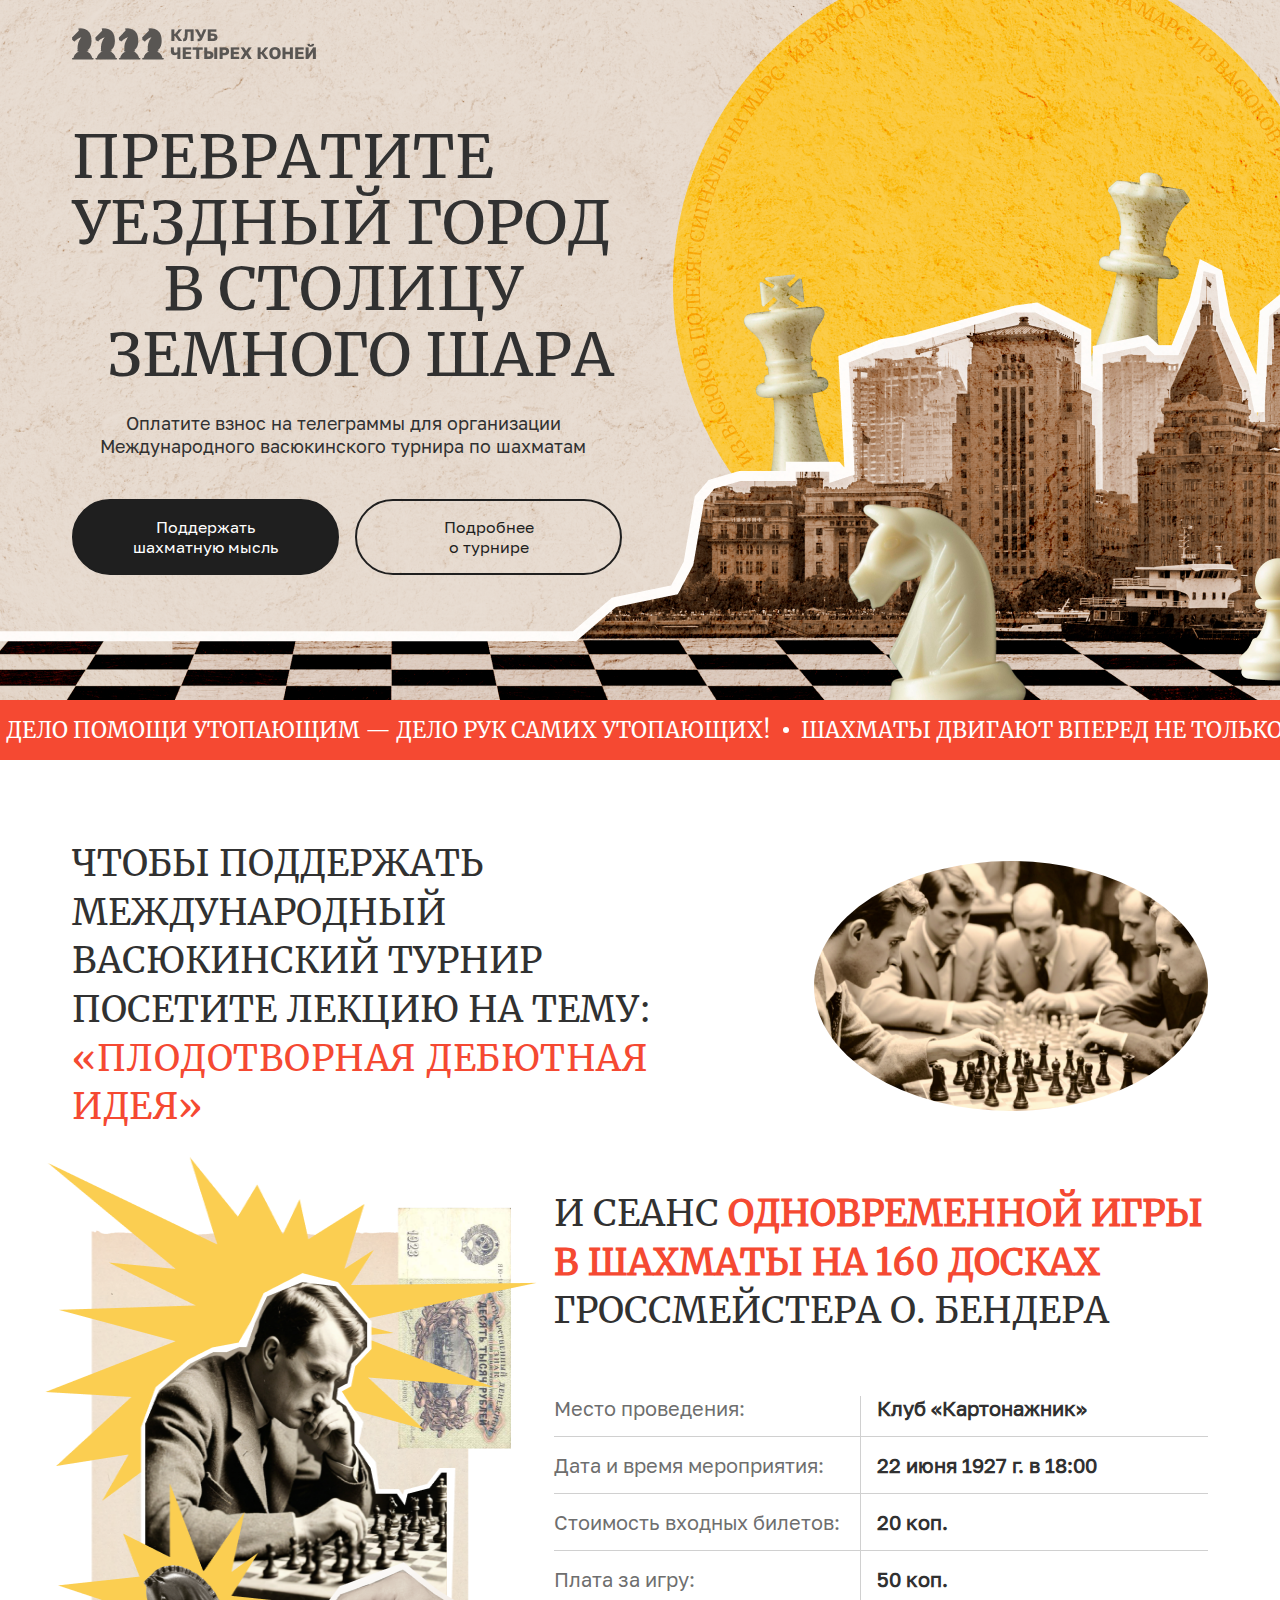
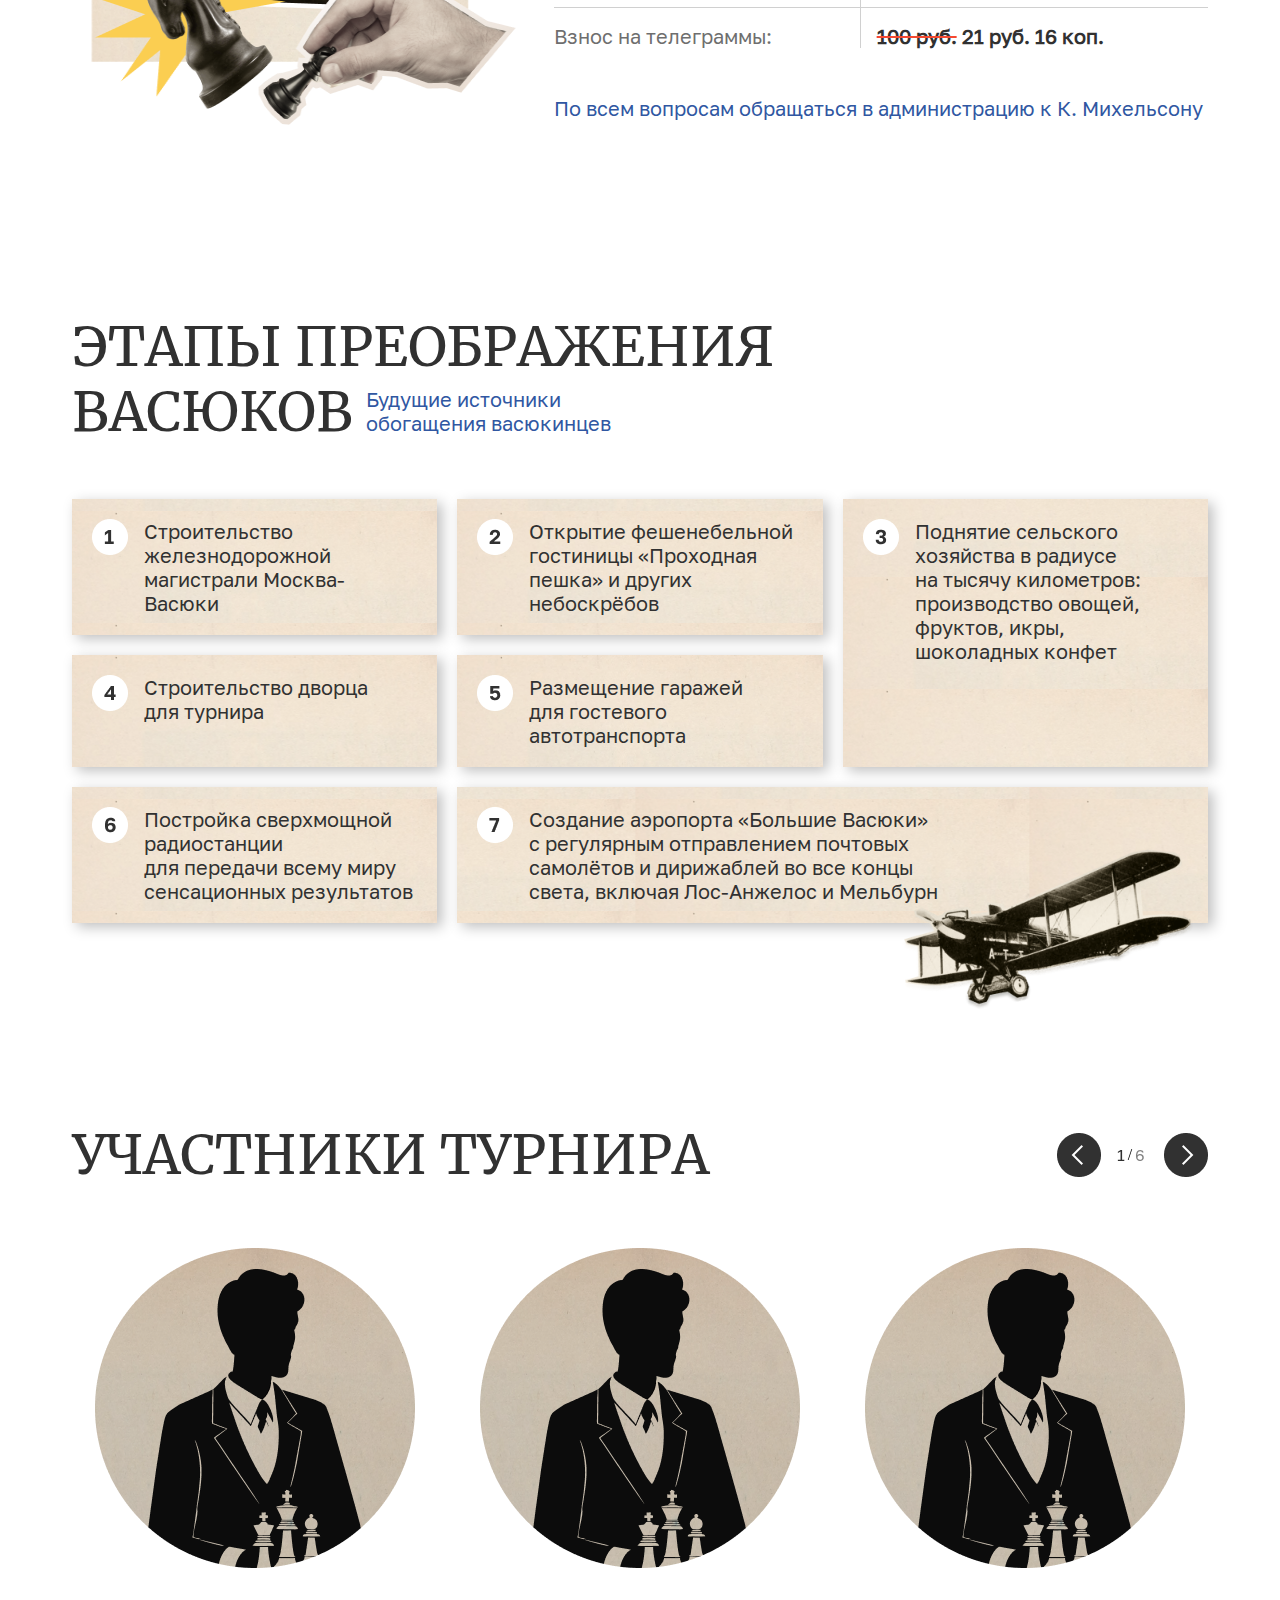
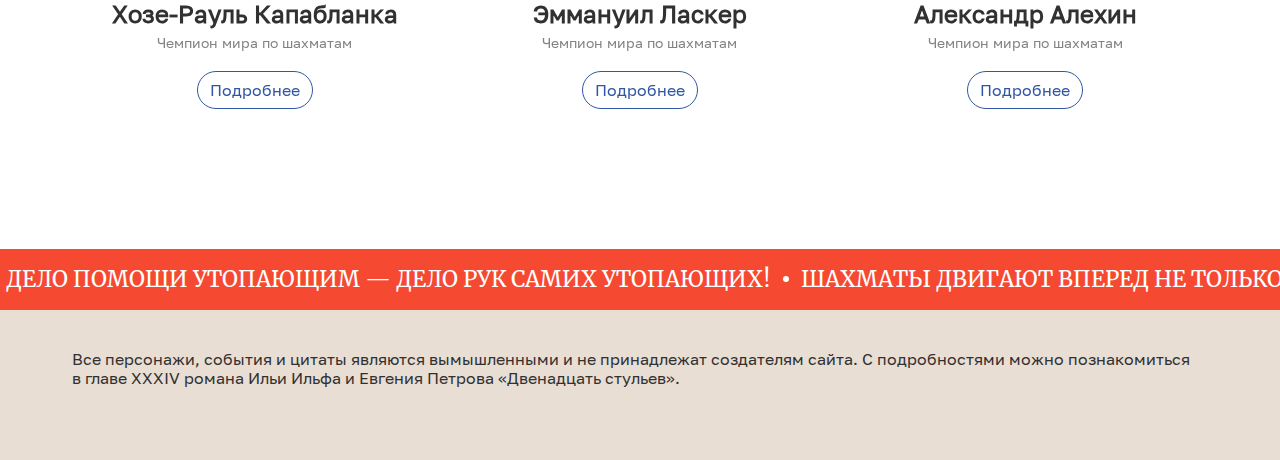
<file: index.html>
<!DOCTYPE html>
<html lang="ru">
<head>
	<meta charset="UTF-8">
	<meta name="viewport" content="width=device-width, initial-scale=1, minimum-scale=1" />
	<link
	  rel="stylesheet"
	  href="https://cdn.jsdelivr.net/npm/swiper@11/swiper-bundle.min.css"
	/>

	<script src="https://cdn.jsdelivr.net/npm/swiper@11/swiper-bundle.min.js"></script>

	<link rel="stylesheet" href="css/style.css">
	<link rel="stylesheet" href="css/media.css">
	<title>Document</title>
</head>
<body>

	<header>
		<div class="headerWrapper">
			<div class="headerContent container headBgImg">
				<a class="headerLogoLink" href="">
					<img src="img/logo.png" alt="">
				</a>

				<p class="headerTextBig">
					Превратите уездный&nbsp;город
					<span>в столицу</span>
					<span>земного шара</span>
				</p>
				<p class="headerTextSmall">
					Оплатите взнос на телеграммы для организации Международного васюкинского&nbsp;турнира&nbsp;по шахматам
				</p>

				<div class="HeaderButtonWrapper">
					<a class="buttonFirst" href="#debut"><span>Поддержать шахматную мысль</span></a>
					<a class="buttonSecond" href="#seans"><span>Подробнее о турнире</span></a>

				</div>
				
			</div>
			<div class="runLine">
				<div class="runLineContent">
					<div class="runLineItem">Дело помощи утопающим — дело рук самих утопающих!</div>
					<div class="runLineItem dot"><svg xmlns="http://www.w3.org/2000/svg" width="6" height="6" viewBox="0 0 6 6" fill="none">
					<circle cx="3" cy="3" r="3" fill="white"/>
					</svg></div>
					<div class="runLineItem">Шахматы двигают вперед не только культуру, но и экономику!</div>

					<div class="runLineItem dot">
						<svg xmlns="http://www.w3.org/2000/svg" width="6" height="6" viewBox="0 0 6 6" fill="none">
						<circle cx="3" cy="3" r="3" fill="white"/>
						</svg>
					</div>

					<div class="runLineItem">
						Лед тронулся, господа присяжные заседатели!</div>

					<div class="runLineItem dot">
						<svg xmlns="http://www.w3.org/2000/svg" width="6" height="6" viewBox="0 0 6 6" fill="none">
						<circle cx="3" cy="3" r="3" fill="white"/>
						</svg>
					</div>

				</div>
				<div class="runLineContent">
					<div class="runLineItem">Дело помощи утопающим — дело рук самих утопающих!</div>
					<div class="runLineItem dot"><svg xmlns="http://www.w3.org/2000/svg" width="6" height="6" viewBox="0 0 6 6" fill="none">
					<circle cx="3" cy="3" r="3" fill="white"/>
					</svg></div>
					<div class="runLineItem">Шахматы двигают вперед не только культуру, но и экономику!</div>
					
					<div class="runLineItem dot">
						<svg xmlns="http://www.w3.org/2000/svg" width="6" height="6" viewBox="0 0 6 6" fill="none">
						<circle cx="3" cy="3" r="3" fill="white"/>
						</svg>
					</div>

					<div class="runLineItem">
						Лед тронулся, господа присяжные заседатели!</div>

					<div class="runLineItem dot">
						<svg xmlns="http://www.w3.org/2000/svg" width="6" height="6" viewBox="0 0 6 6" fill="none">
						<circle cx="3" cy="3" r="3" fill="white"/>
						</svg>
					</div>

				</div>

			</div>
		</div>
		
	</header>

	<main>
		<h1 class="hiddenHeader">Крупнейший шахматный турнир</h1>
		<!-- Под h1 ничего не подходит. Сделан скрытый заголовок.  -->
		<section>
			<div class="container debutContainer">
				<div class="debutIdeaContent">
					<p class="debutIdeaTextFirsr" id="debut">
						Чтобы поддержать Международный васюкинский турнир <span class="hideDisp1040">посетите лекцию на тему:</span> 
					</p>
					<p class="debutIdeaTextSecond"><span class="disp576">посетите лекцию на тему:</span>
					<span class="red">«Плодотворная дебютная идея»</span></p>
				
					<div class="debutIdeaImg">
						<img src="img/debut.png" alt="">
					</div>
				</div>
			</div>
		
			<div class="container seansPadding">
				<div class="seansImg">
					<img src="img/seans.png" alt="">
				</div>
				<div class="seansContent">
					<p class="seansHead" id="seans">
						и Сеанс <span>одновременной игры в шахматы на 160 досках</span> гроссмейстера О. Бендера
					</p>
					<ul class="seansList">
						<li>
							<span class="seansList1">Место проведения:</span>
							<span class="seansList2">Клуб «Картонажник»</span>
						</li>
						<li>
							<span class="seansList1">Дата и время мероприятия:</span>
							<span class="seansList2">22 июня 1927 г. в 18:00</span>
						</li>
						<li class="swaptext">
							<span class="seansList1 "><span class="seansHid1">Стоимость входных билетов:</span><span class="seansHid2">Плата за игру:</span></span>
							<span class="seansList2">20 коп.</span>
						</li>
						<li>
							<span class="seansList1"><span class="seansHid3"> Плата за игру:</span><span class="seansHid4">Стоимость входных билетов:</span> </span>
							<span class="seansList2">50 коп.</span>
						</li>
						<li>
							<span class="seansList1">Взнос на телеграммы:</span>							
							<span class="seansList2"><span class="cross">100 руб.</span> 21 руб. 16 коп.</span>
							
						</li>
					</ul>
					<p class="seansFooter">По всем вопросам обращаться в администрацию к К. Михельсону</p>
				</div>
			</div>
		</section>

		<section>
			<div class="container forSlider">
				<div class="stagesTextWrapper">
					<p class="stagesBigText">
						Этапы преображения Васюков <span class="stagesSmallText">Будущие источники обогащения васюкинцев</span>
					</p>
				</div>
				<div class="stagesCard sliderContainer">
					<div class="stagesSlider">					

							<div class="sladeCard card1">
								<p class="slideText">
									Строительство железнодорожной магистрали Москва-Васюки
								</p>
							</div>

							<div class="sladeCard card2">
								<p class="slideText">
									Открытие фешенебельной гостиницы «Проходная пешка» и других небоскрёбов
								</p>
							</div>							

							<div class="sladeCard card3">
								<p class="slideText">
									Поднятие сельского хозяйства в радиусе на тысячу километров: производство овощей, фруктов, икры, шоколадных конфет
								</p>
							</div>

							<div class="sladeCard card4">
								<p class="slideText">
									Строительство дворца для турнира
								</p>
							</div>

							<div class="sladeCard card5">
								<p class="slideText">
									Размещение гаражей для гостевого автотранспорта
								</p>
							</div>

							<div class="sladeCard card6">
								<p class="slideText">
									Постройка сверхмощной радиостанции для передачи всему миру сенсационных результатов
								</p>
							</div>

							<div class="sladeCard card7">
								<p class="slideText slideText7">
									Создание аэропорта «Большие Васюки» с регулярным отправлением почтовых самолётов и дирижаблей во все концы света, включая Лос-Анжелос и Мельбурн
								</p>
							</div>							
							
						</div>
						<div class="plane">
								<img src="img/plane.png" alt="">
							</div>
					</div>
				<div class="stagesSliderButWrapper">
								<div class="prevBut">
									<svg  xmlns="http://www.w3.org/2000/svg" width="36" height="36" viewBox="0 0 36 36" fill="none">
<circle class="prevButSvg" cx="18" cy="18" r="18" transform="rotate(-180 18 18)" fill="#313131" fill-opacity="0.2"/>
<path d="M20.0768 24.923L13.1537 17.9999L20.0768 11.0768" stroke="white" stroke-width="1.63636" stroke-linecap="square"/>
</svg>
								</div>
								<div class="stagesSliderPagination">
									<span></span>
									<span></span>
									<span></span>
									<span></span>
									<span></span>
								</div>
								<div class="nextBut">
									<svg xmlns="http://www.w3.org/2000/svg" width="36" height="36" viewBox="0 0 36 36" fill="none">
<circle class="nextButSvg" cx="18" cy="18" r="18" fill="#313131"/>
<path d="M15.9232 11.0769L22.8463 18L15.9232 24.9231" stroke="white" stroke-width="1.63636" stroke-linecap="square"/>
</svg>
								</div>
							</div>
				</div>

			</div>
		</section>

		<section>
			<div class="container forSlider2">

				<div class="participantsWrapper">

					<div class="participantHeader">
						<p class="participantHeaderText">
						Участники турнира
						</p>
						
						<div class="sliderNavigation">					
 							<div class="swiper-button-prev"></div>
 							<div class="swiper-pagination"></div>
  							<div class="swiper-button-next"></div>
						</div>
					</div>
					

					<div class="swiper">
  <!-- Additional required wrapper -->
  <div class="swiper-wrapper">
    <!-- Slides -->
    <div class="swiper-slide swiperSlideStyle">
    	<div class="slideImg">
    		<img src="img/slider2Img.png" alt="">
    	</div>
    	<span class="slideText1">
    		Хозе-Рауль Капабланка
    	</span>
    	<span class="slideText2">
    		Чемпион мира по шахматам
    	</span>
    	<a class="slideButton" href="">Подробнее</a>
    </div>

    <div class="swiper-slide swiperSlideStyle">
    	<div class="slideImg">
    		<img src="img/slider2Img.png" alt="">
    	</div>
    	<span class="slideText1">
    		Эммануил Ласкер
    	</span>
    	<span class="slideText2">
    		Чемпион мира по шахматам
    	</span>
    	<a class="slideButton" href="">Подробнее</a>
    </div>

    <div class="swiper-slide swiperSlideStyle">
    	<div class="slideImg">
    		<img src="img/slider2Img.png" alt="">
    	</div>
    	<span class="slideText1">
    		Александр Алехин
    	</span>
    	<span class="slideText2">
    		Чемпион мира по шахматам
    	</span>
    	<a class="slideButton" href="">Подробнее</a>
    </div>

    <div class="swiper-slide swiperSlideStyle">
    	<div class="slideImg">
    		<img src="img/slider2Img.png" alt="">
    	</div>
    	<span class="slideText1">
    		Арон Нимцович
    	</span>
    	<span class="slideText2">
    		Чемпион мира по шахматам
    	</span>
    	<a class="slideButton" href="">Подробнее</a>
    </div>

    <div class="swiper-slide swiperSlideStyle">
    	<div class="slideImg">
    		<img src="img/slider2Img.png" alt="">
    	</div>
    	<span class="slideText1">
    		Рихард Рети
    	</span>
    	<span class="slideText2">
    		Чемпион мира по шахматам
    	</span>
    	<a class="slideButton" href="">Подробнее</a>
    </div>

    <div class="swiper-slide swiperSlideStyle">
    	<div class="slideImg">
    		<img src="img/slider2Img.png" alt="">
    	</div>
    	<span class="slideText1">
    		Остап Бендер
    	</span>
    	<span class="slideText2">
    		Гроссмейстер
    	</span>
    	<a class="slideButton" href="">Подробнее</a>
    </div>
    
    
  </div> 

 
</div>

				</div>
			</div>
		</section>

		<section>
			<div class="container wrapperrunLine">
				<div class="runLine">
				<div class="runLineContent">
					<div class="runLineItem">Дело помощи утопающим — дело рук самих утопающих!</div>
					<div class="runLineItem dot"><svg xmlns="http://www.w3.org/2000/svg" width="6" height="6" viewBox="0 0 6 6" fill="none">
					<circle cx="3" cy="3" r="3" fill="white"/>
					</svg></div>
					<div class="runLineItem">Шахматы двигают вперед не только культуру, но и экономику!</div>

					<div class="runLineItem dot">
						<svg xmlns="http://www.w3.org/2000/svg" width="6" height="6" viewBox="0 0 6 6" fill="none">
						<circle cx="3" cy="3" r="3" fill="white"/>
						</svg>
					</div>

					<div class="runLineItem">
						Лед тронулся, господа присяжные заседатели!</div>

					<div class="runLineItem dot">
						<svg xmlns="http://www.w3.org/2000/svg" width="6" height="6" viewBox="0 0 6 6" fill="none">
						<circle cx="3" cy="3" r="3" fill="white"/>
						</svg>
					</div>

				</div>
				<div class="runLineContent">
					<div class="runLineItem">Дело помощи утопающим — дело рук самих утопающих!</div>
					<div class="runLineItem dot"><svg xmlns="http://www.w3.org/2000/svg" width="6" height="6" viewBox="0 0 6 6" fill="none">
					<circle cx="3" cy="3" r="3" fill="white"/>
					</svg></div>
					<div class="runLineItem">Шахматы двигают вперед не только культуру, но и экономику!</div>
					
					<div class="runLineItem dot">
						<svg xmlns="http://www.w3.org/2000/svg" width="6" height="6" viewBox="0 0 6 6" fill="none">
						<circle cx="3" cy="3" r="3" fill="white"/>
						</svg>
					</div>

					<div class="runLineItem">
						Лед тронулся, господа присяжные заседатели!</div>

					<div class="runLineItem dot">
						<svg xmlns="http://www.w3.org/2000/svg" width="6" height="6" viewBox="0 0 6 6" fill="none">
						<circle cx="3" cy="3" r="3" fill="white"/>
						</svg>
					</div>

				</div>
			</div>
		</section>
		
	</main>

	<footer class="footer">
		<div class="container footerContainer">
			<p class="footerText">
				Все персонажи, события и цитаты являются вымышленными и не принадлежат создателям сайта. С подробностями можно познакомиться в главе XXXIV романа Ильи Ильфа и Евгения Петрова «Двенадцать стульев».
			</p>
		</div>
	</footer>
	<script src="script/script.js"></script>
</body>
</html>
</file>
<file: css/style.css>
@font-face {
  font-family: "Merriweather";
  src: url("../fonts/Merriweather/Merriweather-Regular.woff2") format("woff2"),
    url("../fonts/Merriweather/Merriweather-Regular.woff") format("woff");
  font-display: swap;  
  font-style: normal;
}

@font-face {
  font-family: "Golos Text";
  src: url("../fonts/GolosText/GolosText-Regular.woff2") format("woff2"),
    url("../fonts/GolosText/GolosText-Regular.woff") format("woff");
  font-display: swap;  
  font-style: normal;
}


/* Общий сброс (по идее) нужны файлы типа normalize.css reset.css */
* {
	margin: 0;
	padding: 0;
	box-sizing: border-box;
}

a {
	text-decoration: none;
}

.hiddenHeader {
	display: none;
}

.container {
	max-width: 1366px;
	margin: 0 auto;
	padding-left: 72px;
	padding-right: 72px;
	
}


.headerWrapper {
	max-width: 100%;
	/* min-height: 700px; */
	margin: 0 auto;
	/* background-image: url('../img/headFonObshiy.png');
	background-repeat: no-repeat;
	background-size: cover; */
	/* padding-bottom: 80px; */
}

.headBgImg {
	min-height: 700px;	
	background-image: url('../img/main.png');
	background-repeat: no-repeat;
	background-size: cover;
	background-position: left;	
}

.headerContent {
	display: flex;
	flex-direction: column;
	padding-top: 26px;
}

.headerLogoLink {
	display: inline-block;
	margin-bottom: 62px;
}

.headerLogoLink img {
	vertical-align: top;
}

.headerTextBig {
	max-width: 542px;
	color: #313131;
	font-variant-numeric: lining-nums proportional-nums;
	font-family: Merriweather;
	font-size: 60px;
	font-style: normal;
	font-weight: 400;
	line-height: 110%; /* 66px */
	text-transform: uppercase;
	margin-bottom: 24px;	
}

.headerTextSmall {
	max-width: 542px;
	color: #313131;
	text-align: center;
	font-variant-numeric: lining-nums proportional-nums;
	font-family: "Golos Text";
	font-size: 18px;
	font-style: normal;
	font-weight: 400;
	line-height: 130%; /* 23.4px */
	margin-bottom: 40px;	
}

.headerTextBig span {
	display: inline-block;
	width: 100%;
	text-align: center;	
}

.headerTextBig span:last-child {
	text-align: right;	
}

.HeaderButtonWrapper {		
	font-family: "Golos Text";
	font-size: 16px;
	font-style: normal;
	font-weight: 500;
	display: flex;	
}

.buttonFirst, .buttonSecond {
	display: flex;
	justify-content: center;
	align-items: center;
	width: 223px;
	height: 32px;
	padding: 20px;	
	border-radius: 66px;
	border: 2px solid #1F1F1F;
	text-align: center;
	box-sizing: content-box;
}

.buttonFirst {
	color: #FFF;
	background: #1F1F1F;
	margin-right: 16px;
}

.buttonFirst:hover {
	color: #1F1F1F;
	background: #FBCE51;
}

.buttonSecond {
	color: #1F1F1F;
}

.buttonSecond:hover {
	color: #FFF;
	background: #1F1F1F;
}

.buttonFirst span {	
	display: inline-block;
	width: 165px;	
}

.buttonSecond span {	
	display: inline-block;
	width: 165px;	
}

.runLine {
	position: relative;
	overflow: hidden;
	width: 100%;
	background: #F54932;
	display: flex;
	align-items: center;
}

.runLineContent {	
	display: flex;
	align-items: center;
	padding: 18px 0;
	color: #FFF;
	text-align: right;
	font-variant-numeric: lining-nums proportional-nums;
	font-family: Merriweather;
	font-size: 22px;
	font-style: normal;
	font-weight: 400;
	line-height: 110%; /* 24.2px */
	text-transform: uppercase;
	white-space: nowrap;
	animation: run 18s linear infinite;
}

.dot {
	display: flex;
	align-items: center;	
}

.runLineItem {	
	display: flex;
	align-items: center;
	flex-shrink: 0;
	padding-right: 6px;
	padding-left: 6px;
	
}

@keyframes run {
	0% {
		transform: translateZ(0);
	}
	to {
		transform: translate3d(-100%, 0, 0);
	}
}


.debutIdeaContent {
	max-width: 1222px;	
	color: #313131;
	font-variant-numeric: lining-nums proportional-nums;
	font-family: Merriweather;
	font-size: 36px;
	font-style: normal;
	font-weight: 400;
	line-height: 135%; /* 48.6px */
	text-transform: uppercase;
	display: grid;
	grid-template-columns: repeat(auto-fit, minmax(394px, 764px));
  grid-template-rows: auto auto auto auto;
	grid-template-areas:
  	'x c3'
  	'c1 c3'
  	'c2 c3'
  	'z c3';
	grid-gap: 0 64px;		
}

.debutContainer {
	padding-top: 80px;
	margin-bottom: 25.65px;
}


.debutIdeaImg img{
	width: 100%;	
	border-radius: 394px/250px;
}

.debutIdeaTextFirsr {
	/* display: flex;
	width: 764px; */				
	grid-area: c1;
	
}

.debutIdeaTextSecond {				
	
	word-spacing: 1px;
	letter-spacing: 0.5px;
	/* font-weight: 600; */
	grid-area: c2;
	
}

.red {
	color: #F54932;
}

.debutIdeaTextFirsr span {
	
}

.disp576 {
	display: none;
}

.debutIdeaImg {	
	grid-area: c3;	
	width: 394px;
	height: 250px;
	display: flex;
	align-items: center;
	align-self: center;
}

.seansPadding {
	padding-left: 44.5px;
	padding-bottom: 190px;
	display: flex;
	align-items: center;
}

.seansImg {
	max-width: 530px;
	min-width: 300px;
	/* max-height: 568px; */
	margin-right: 16.5px;
	display: flex;
	object-fit: fill;	
	
}

.seansImg img {
	
	width: 100%;
	height: 568px;
}

.seansContent {
	padding-top: 27.51px;
	
}

.seansHead {
	max-width: 704px;
	color: #313131;
	font-variant-numeric: lining-nums proportional-nums;
	font-family: Merriweather;
	font-size: 36px;
	font-style: normal;
	font-weight: 400;
	line-height: 135%; /* 48.6px */
	text-transform: uppercase;
	margin-bottom: 60px;
}

.seansHead span {
	color: #F54932;
	font-weight: 700;
}

.seansList {
	padding: 0;
	list-style: none;
	margin-bottom: 48px;
}

.seansList li {
	display: flex;
}

.seansList1, .seansList2 {
	display: block;
	color: #313131;
	font-variant-numeric: lining-nums proportional-nums;
	font-family: "Golos Text";
	font-size: 20px;
	font-style: normal;
	font-weight: 400;
	line-height: 120%; /* 24px */
	width: 290px;
	max-width: 290px;
	box-sizing: content-box;
	padding-top: 16px;
	padding-bottom: 16px;
}

.seansList1 {
	opacity: 0.7;
	padding-right: 16px;
}

.seansList2 {
	font-weight: 600;
	border-left: 1px solid #D0D0D0;
	padding-left: 16px;
}

.seansHid2, .seansHid4 {
	display: none;
}

.cross {	
	text-decoration: line-through;
	text-decoration-color: #F54932;
}

.seansList li:not(:last-child) {
	border-bottom: 1px solid #D0D0D0;
}

.seansList li:first-child span {
	padding-top: 0;
}

.seansList li:last-child span{
	padding-bottom: 0;
}

.seansFooter {
	color: #3057A2;
	font-variant-numeric: lining-nums proportional-nums;
	font-family: "Golos Text";
	font-size: 20px;
	font-style: normal;
	font-weight: 400;
	line-height: 120%; /* 24px */
}

.stagesBigText {
	max-width: 806px;
	color: #313131;
	font-variant-numeric: lining-nums proportional-nums;
	font-family: Merriweather;
	font-size: 54px;
	font-style: normal;
	font-weight: 400;
	line-height: 120%; /* 64.8px */
	text-transform: uppercase;
}

.stagesSmallText {
	display: inline-block;
	max-width: 290px;
	color: #3057A2;
	font-variant-numeric: lining-nums proportional-nums;
	font-family: "Golos Text";
	font-size: 20px;
	font-style: normal;
	font-weight: 400;
	line-height: 120%; /* 24px */
	text-transform: none;
}

.stagesTextWrapper {
	margin-bottom: 54px;
}

.forSlider {
	padding-bottom: 200px;
}

.sliderContainer {
	position: relative;
}

.stagesSlider {
	max-width: 1366px;
	/* position: relative; */
	overflow: visible;	
	display: grid;
  grid-template-columns: repeat(auto-fit, minmax(200px, 1fr));
  grid-template-rows: repeat(auto-fit, minmax(112px, auto));
  grid-template-areas:
  	'card1 card2 card3'
  	'card4 card5 card3'
  	'card6 card7 card7';
  	grid-gap: 20px;   	
}


.plane {
	width: 374px;
	position: absolute;
	left: 72%;
	bottom: 0;
}

.plane img {
	width: 100%;
}

.sladeCard {	
	padding:  20px 20px 20px 72px;	
	box-shadow: 5px 4px 12.7px 0px rgba(0, 0, 0, 0.25);	
	display: flex;	
}

.stagesSliderButWrapper {
	display: none;
}

.slideText {			
	width: 302px;
	color: #313131;
	font-variant-numeric: lining-nums proportional-nums;
	font-family: "Golos Text";
	font-size: 20px;
	font-style: normal;
	font-weight: 500;
	line-height: 120%; 	
}

.card1 {
	grid-area: card1;	
	background: url('../img/number1.png'), url('../img/slider1Fon.png');
	background-position: 20px 20px, center;
	background-repeat: no-repeat, repeat;
}

.card2 {
	grid-area: card2;	
	background: url('../img/number2.png'), url('../img/slider1Fon.png');
	background-position: 20px 20px, center;
	background-repeat: no-repeat, repeat;
}

.card3 {
	grid-area: card3;	
	min-height: 244px;
	background: url('../img/number3.png'), url('../img/slider1Fon.png');
	background-position: 20px 20px, center;
	background-repeat: no-repeat, repeat;
	align-self: stretch;	
}

.card4 {
	grid-area: card4;		
	background: url('../img/number4.png'), url('../img/slider1Fon.png');
	background-position: 20px 20px, center;
	background-repeat: no-repeat, repeat;
}

.card5 {
	grid-area: card5;		
	background: url('../img/number5.png'), url('../img/slider1Fon.png');
	background-position: 20px 20px, center;
	background-repeat: no-repeat, repeat;
}

.card6 {
	grid-area: card6;		
	background: url('../img/number6.png'), url('../img/slider1Fon.png');
	background-position: 20px 20px, center;
	background-repeat: no-repeat, repeat;
}

.card7 {
	grid-area: card7;
	max-width: 803px;		
	background: url('../img/number7.png'), url('../img/slider1Fon.png');
	background-position: 20px 20px, center;
	background-repeat: no-repeat, repeat;
}

.slideText7 {
	width: 446px;
}

/* Слай	дер Участники турнира */

.swiper {
  width: 100%;
  /* height: 300px; */
}

.forSlider2 {
	position: relative;
	padding-bottom: 140px;
}

.swiper-button-prev, .swiper-button-next, .swiper-pagination{
	width: 44px!important;
	height: 44px!important;
	position: static!important;
	margin: 0!important;
	display: flex;
	align-items: center;
	justify-content: center;
}

.swiper-pagination span {
	color: #313131;	
	font-variant-numeric: lining-nums proportional-nums;
	font-family: "Golos Text";
	font-size: 16px;
	font-style: normal;
	font-weight: 400;
	line-height: 120%; 
	margin-right: 3px;
}

.swiper-pagination span:last-child {	
	opacity: 0.6; 
	margin-left: 3px;
}

.swiper-pagination {
	margin-right: 14px!important;
	margin-left: 14px!important;
	width: 35px!important;
}

.participantHeaderText {
	color: #313131;
	font-variant-numeric: lining-nums proportional-nums;
	font-family: Merriweather;
	font-size: 54px;
	font-style: normal;
	font-weight: 400;
	line-height: 120%; 
	text-transform: uppercase;
}

.participantHeader {
	display: flex;
	align-items: center;
	justify-content: space-between;
	margin-bottom: 60px;
}

.swiper-button-prev::after {
	content: "";
	width: 44px;
	height: 44px;
	background-image: url('../img/slideNazad.png');
	background-repeat: no-repeat;
	background-position: center;
}

.swiper-button-next::after {
	content: "";
	width: 44px;
	height: 44px;
	background-image: url('../img/slideVpered.png');
	background-repeat: no-repeat;
	background-position: center;
}

.sliderNavigation {
	display: flex;
	align-items: center;
}



.slideImg {
	max-width: 360px;
	/* height: 320px; */
	flex-shrink: 0;	
	text-align: center;
	margin-bottom: 28px;
}

.slideImg img {
	width: 100%;
}

.swiperSlideStyle {
	display: flex;
	flex-direction: column;
	align-items: center;	
}

.slideText1 {
	margin-bottom: 6px;
	color: #313131;
	font-variant-numeric: lining-nums proportional-nums;
	font-family: "Golos Text";
	font-size: 24px;
	font-style: normal;
	font-weight: 600;
	line-height: 120%;
	white-space: nowrap;	 
}

.slideText2 {
	color: #313131;
	font-variant-numeric: lining-nums proportional-nums;
	font-family: "Golos Text";
	font-size: 14px;
	font-style: normal;
	font-weight: 400;
	line-height: 120%; 
	opacity: 0.6;
	margin-bottom: 20px;
	white-space: nowrap;	
}

.slideButton {
	color: #3057A2;	
	font-family: "Golos Text";
	font-size: 16px;
	font-style: normal;
	font-weight: 500;
	line-height: 16px; 
	padding: 10px 12px;
	border-radius: 62px;
	border: 1px solid #3057A2;	
}

.slideButton:hover {
	color: #FFF;
	background: #3057A2;
}

.wrapperrunLine {
	padding: 0;
}

.footerContainer {
	padding: 0;
	background: #E9DED4;
	padding: 40px 72px  72px 72px;
}

.footerText {
	max-width: 1222px;
	color: #313131;
	font-variant-numeric: lining-nums proportional-nums;
	font-family: "Golos Text";
	font-size: 16px;
	font-style: normal;
	font-weight: 400;
	line-height: 120%;	 	
}
</file>
<file: css/media.css>
@media (min-width: 1341px) and (max-width: 1920px) {
	.headerWrapper {
		
	background: url('../img/mainFon1920.png');	
	background-size: cover;
	background-position:center;	
	background-repeat: repeat;
}
}


@media (max-width: 1340px) {

	.plane {
	width: 320px;
	left: unset;
	right: 0;
	top: 80%;	
	
}

}

@media (max-width: 1040px) {

.debutIdeaContent {
	grid-template-areas:
		'x'
		'y'
		'z';
		grid-gap: 0 0;
		grid-template-columns: auto;
		justify-items: center;
}	

.debutIdeaTextFirsr {
					
	grid-area: x;
	
}

.debutIdeaTextSecond {
	
	grid-area: z;
	
}

.debutIdeaImg {	
	grid-area: y;
	
}

.seansList1, .seansList2 {
	max-width: 220px;
	
}

.hideDisp1040 {
	display: none;
}

.disp576 {
	display: inline;
}

.stagesSlider {
	grid-template-columns: repeat(auto-fit, minmax(200px, 2fr));
  grid-template-rows: repeat(auto-fit, minmax(112px, auto));
	grid-template-areas:
	   'f1 f2'
	   'f3 f4'
	   'f5 f6'
	   'f7 f7';
}

.slideText {
	width: 300px;
}

.card1 {
	grid-area: f1;
}

.card2 {
	grid-area: f2;
}

.card3 {
	grid-area: f3;
}

.card4 {
	grid-area: f4;
}

.card5 {
	grid-area: f5;
}

.card6 {
	grid-area: f6;
}

.card7 {
	grid-area: f7;
}



}

@media (max-width: 880px) {

	.seansPadding {
		padding-left: unset;
		flex-direction: column;
}

	.seansList li {
		flex-wrap: wrap;
}

.container {
	padding-left: 42px;
	padding-right: 42px;
}

.seansImg {
	object-fit: contain;
}

.seansImg img {	
	height: unset;	
}

.wrapperrunLine {
	padding: 0;
}

.plane {
	width: 180px;
}

.sladeCard {
	background-position: center 20px , center;
	background-repeat: no-repeat, repeat;
	padding-top: 65px;
	padding-left: 15px;
	padding-right: 15px;
}

.headBgImg {
	min-height: 750px;	
	background: url('../img/main.png'), url('../img/mainscreen.png');	
	background-size: contain, contain;
	background-position: bottom, center;	
	background-repeat: no-repeat, repeat;
}

.headerContent {
	align-items: center;
}

.headerLogoLink {
	align-self: self-start;
	margin-bottom: 32px;
}

.headerTextBig {
	text-align: left;
	font-size: 52px;		
}

.headerTextBig span {
	text-align: center;	
}

.headerTextBig span:last-child {
	text-align: center;	
}

}

@media (max-width: 576px) {
	.container {
		padding-left: 20px;
		padding-right: 20px;
	}

	.headerTextBig {
		text-align: left;
		font-size: 36px;		
	}

	.headerTextSmall {
		text-align: left;
	}

	.HeaderButtonWrapper {
		flex-direction: column;
		align-items: center;
	}
	.buttonFirst {
		margin-bottom: 14px;
		align-self: center;
		margin-right: 0;

	}
	.buttonSecond {
		opacity: 0.9;
		background: #FFF;
	}

	.buttonFirst span {	
		
		width: 249px;	
}

	.buttonSecond span {	
		
		width: 173px;	
}

	.buttonFirst, .buttonSecond {
		
		width: 335px;
		height: 47px;
		padding: unset;			
		
}

.runLineContent {
	font-size: 16px;
	padding: 10px 0;
}
.headerWrapper {
	padding-bottom: 48px;

}

.debutIdeaContent {
	font-size: 28px;
	grid-gap: 0;	
	
}

.debutIdeaImg {
	width: 315px;
	height: 212px;
	border-radius: 315px/212px;
}

.seansPadding {
	padding: 0;
}

.seansImg {
	margin: 0;
}

.seansHead {
	font-size: 28px;
	margin-bottom: 25px;
	padding-left: 20px;
	padding-right: 20px;
}


.seansList {
	padding-left: 20px;	
	margin-bottom: 25px;
}

.seansList li {
	padding-top: 16px;
	padding-bottom: 16px;
}

.seansList1, .seansList2 {
	max-width: unset;
	padding: 0;
}
.seansList2 {
	border-left: none;	
}

.seansList1 {
	margin-bottom: 12px;
}

.seansHid2, .seansHid4 {
	display: inline;
}
.seansHid1, .seansHid3 {
	display: none;
}


.swaptext span{
	width: unset;
	max-width: unset;
	margin: 0;	
}

.swaptext span:first-child {
	margin-right: 12px;
}

.seansFooter {
	font-size: 18px;	
	padding-left: 20px;
}

.seansPadding {
	padding-bottom: 120px;
}

.stagesBigText {
	font-size: 36px;
	line-height: 110%;
}

.stagesSmallText {
	font-size: 18px;
	padding-top: 12px;
}

.sliderContainer {
	width: 335px;
	margin: 0 auto;
	overflow: hidden;

}

.stagesSlider {
	width: 335px;
	overflow: visible;
	grid-template-columns: repeat(auto-fit, minmax(335px, 1fr));
	grid-template-areas:
  	'card1 card3 card4 card6 card7'
  	'card1 card3 card5 card6 card7'
  	'card2 card3 card5 card6 card7'
  	'card2 card3 card5 card6 card7'
  	;
  	grid-gap: 0;		
	padding-top: 148.5px;
	margin-bottom: 28px;
  	 

}

.slideText {
	font-size: 18px;
}

.sladeCard {
	width: 335px;
	box-shadow: unset;	
	background-position: 20px 62px, center;
	background-repeat: no-repeat, repeat;
}

.sladeCard:nth-child(1) {
	padding-top: 62px;
	padding-left: 72px;
}

.sladeCard:nth-child(2) {
	padding-top: 5px;
	padding-left: 72px;
	background-position: 20px 5px, center;
}

.sladeCard:nth-child(4) {
	padding-top: 62px;
	padding-left: 72px;
}

.sladeCard:nth-child(5) {
	padding-top: 5px;
	padding-left: 72px;
	background-position: 20px 5px, center;
}

.card1 {
	grid-area: card1;
}

.card2 {
	grid-area: card2;
}

.card3 {
	grid-area: card3;
	background-position: 20px 62px, center;
	padding-top: 62px;
	padding-left: 72px;
}

.card3 .slideText {
	width: 243px;
}

.card5 .slideText {
	width: 243px;
}

.card6 .slideText {
	width: 240px;
}

.card7 .slideText {
	width: 243px;
}

.card4 {
	grid-area: card4;
}

.card5 {
	grid-area: card5;
}

.card6 {
	grid-area: card6;
	background-position: 20px 62px, center;
	padding-top: 62px;
	padding-left: 72px;
}

.card7 {
	grid-area: card7;
	background-position: 20px 62px, center;
	padding-top: 62px;
	padding-left: 72px;
}
.sliderContainer {
	position: relative;
}

.plane {
	
	width: 317px;
	top: unset;
	left: 15px;
	bottom: 250px;
	right: unset;
}

.stagesSliderButWrapper {
	display: flex;
	align-items: center;
	justify-content: space-between;
	width: 178px;
	margin: 0 auto;
	/* transform: translateX(335px); */
}

.prevBut:hover svg circle, .nextBut:hover svg circle{
	fill: #FBCE51;
	fill-opacity: 1;
}

.stagesSliderPagination {
	display: flex;
	align-items: center;
}

.stagesSliderPagination span {
	width: 10px;
	height: 10px;
	border-radius: 50%;
	background: #D9D9D9;
}

.stagesSliderPagination span:first-child {
	background: #313131;
}

.stagesSliderPagination span:not(:last-child) {
	margin-right: 6px;
}

.slideImg {
	width: 244px;
}

.slideText2 {
	font-size: 20px;
}

.participantHeaderText {
	font-size: 36px;
}

.participantHeader {
	margin-bottom: 40px;
}

.sliderNavigation {
	position: absolute;
	width: 129px;
	bottom: 100px;
	
	padding-left: calc(50% - 84.5px);
}

.forSlider2 {
	position: relative;
	padding-bottom: 176px;
}

.swiper-button-prev, .swiper-button-next {
	width: 36px;
	height: 36px;
}

.swiper-button-prev::after, .swiper-button-next::after {
	width: 36px;
	height: 36px;
	background-size: contain;
}

.wrapperrunLine {
	padding: 0;
}

.stagesTextWrapper {
	margin-bottom: 0;
}

.forSlider {
	padding-bottom: 120px;
}

.headBgImg {
	min-height: 784px;	
	background: url('../img/main375.png'), url('../img/mainscreen.png');	
	background-size: contain, contain;
	background-position: bottom, center;	
	background-repeat: no-repeat, repeat;
}

.debutIdeaTextFirsr, .debutIdeaImg {
	margin-bottom: 24px;
}



}
</file>
